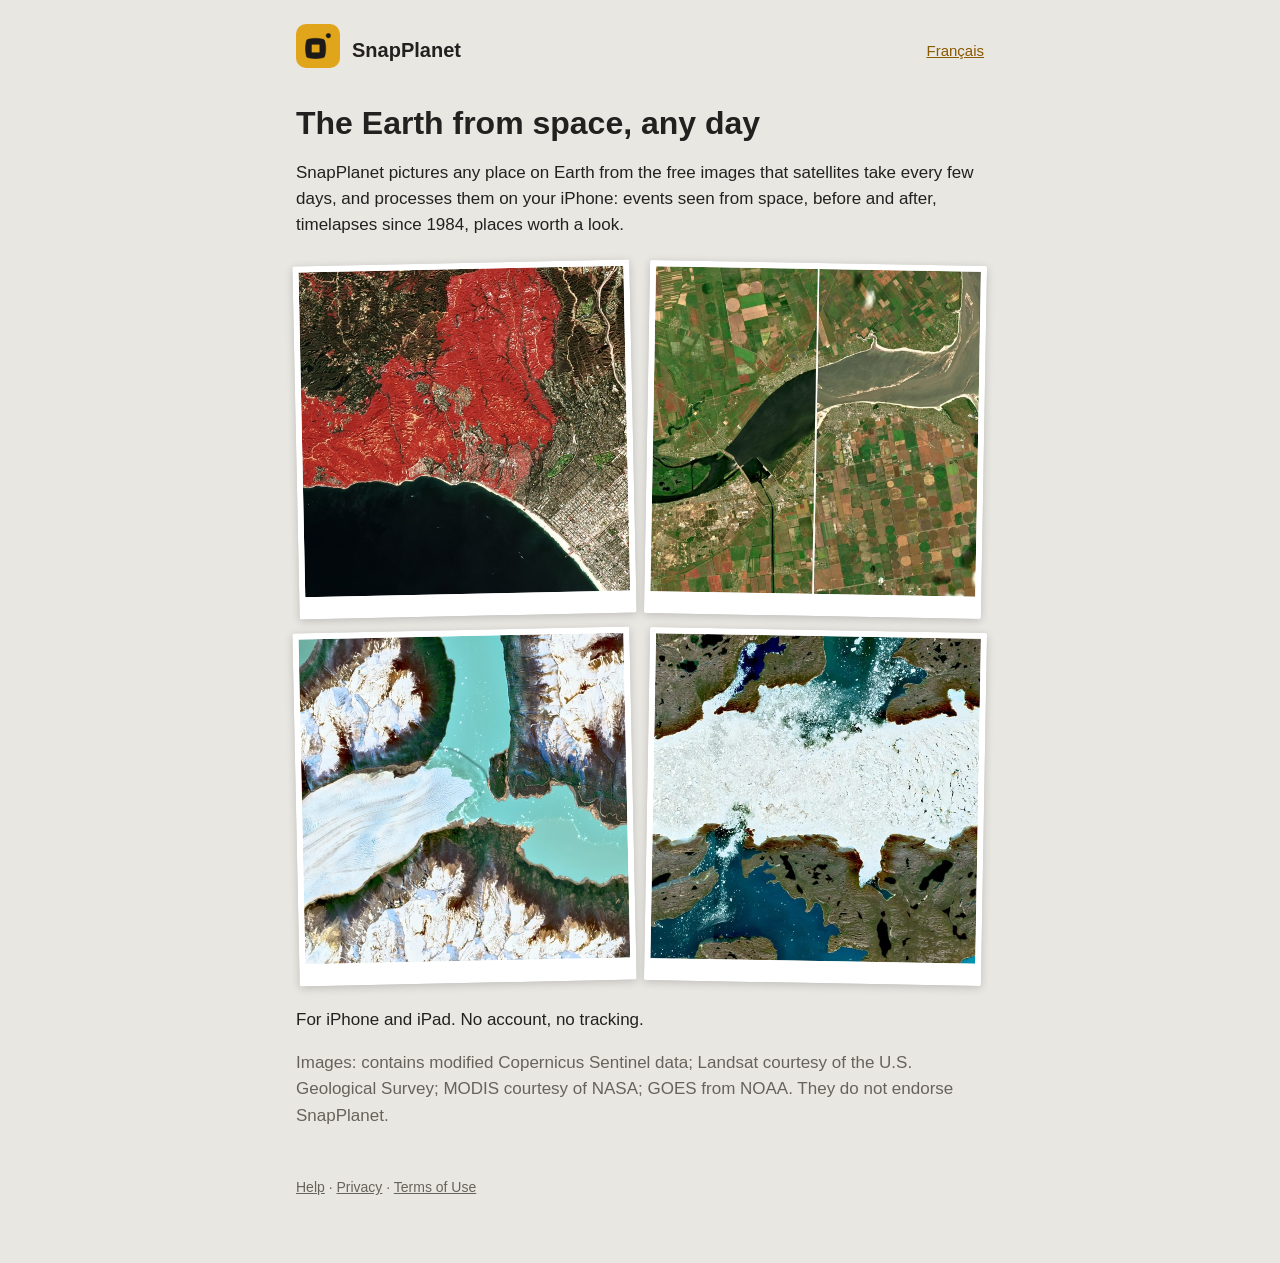
<file: index.html>
<!doctype html>
<html lang="en">
<head>
<meta charset="utf-8">
<meta name="viewport" content="width=device-width, initial-scale=1">
<title>SnapPlanet</title>
<link rel="icon" href="img/icon.png">
<link rel="stylesheet" href="style.css">
</head>
<body>
<main>
<header><a href="index.html"><img src="img/icon.png" alt=""></a><a class="home" href="index.html">SnapPlanet</a><a class="lang" href="fr/index.html" hreflang="fr">Français</a></header>
<h1>The Earth from space, any day</h1>
<p>SnapPlanet pictures any place on Earth from the free images that satellites take every few days, and processes them on your iPhone: events seen from space, before and after, timelapses since 1984, places worth a look.</p>
<div class="prints"><img src="img/see.jpg" alt="Burnt areas of the Palisades fire, January 2025"><img src="img/event.jpg" alt="Kakhovka dam before and after, June 2023"><img src="img/earth.jpg" alt="Perito Moreno glacier, Argentina"><img src="img/places.jpg" alt="Ilulissat icefjord, Greenland"></div>
<p>For iPhone and iPad. No account, no tracking.</p>
<p class="muted">Images: contains modified Copernicus Sentinel data; Landsat courtesy of the U.S. Geological Survey; MODIS courtesy of NASA; GOES from NOAA. They do not endorse SnapPlanet.</p>
<footer><a href="support.html">Help</a> · <a href="privacy.html">Privacy</a> · <a href="https://www.apple.com/legal/internet-services/itunes/dev/stdeula/">Terms of Use</a></footer>
</main>
</body>
</html>
</file>
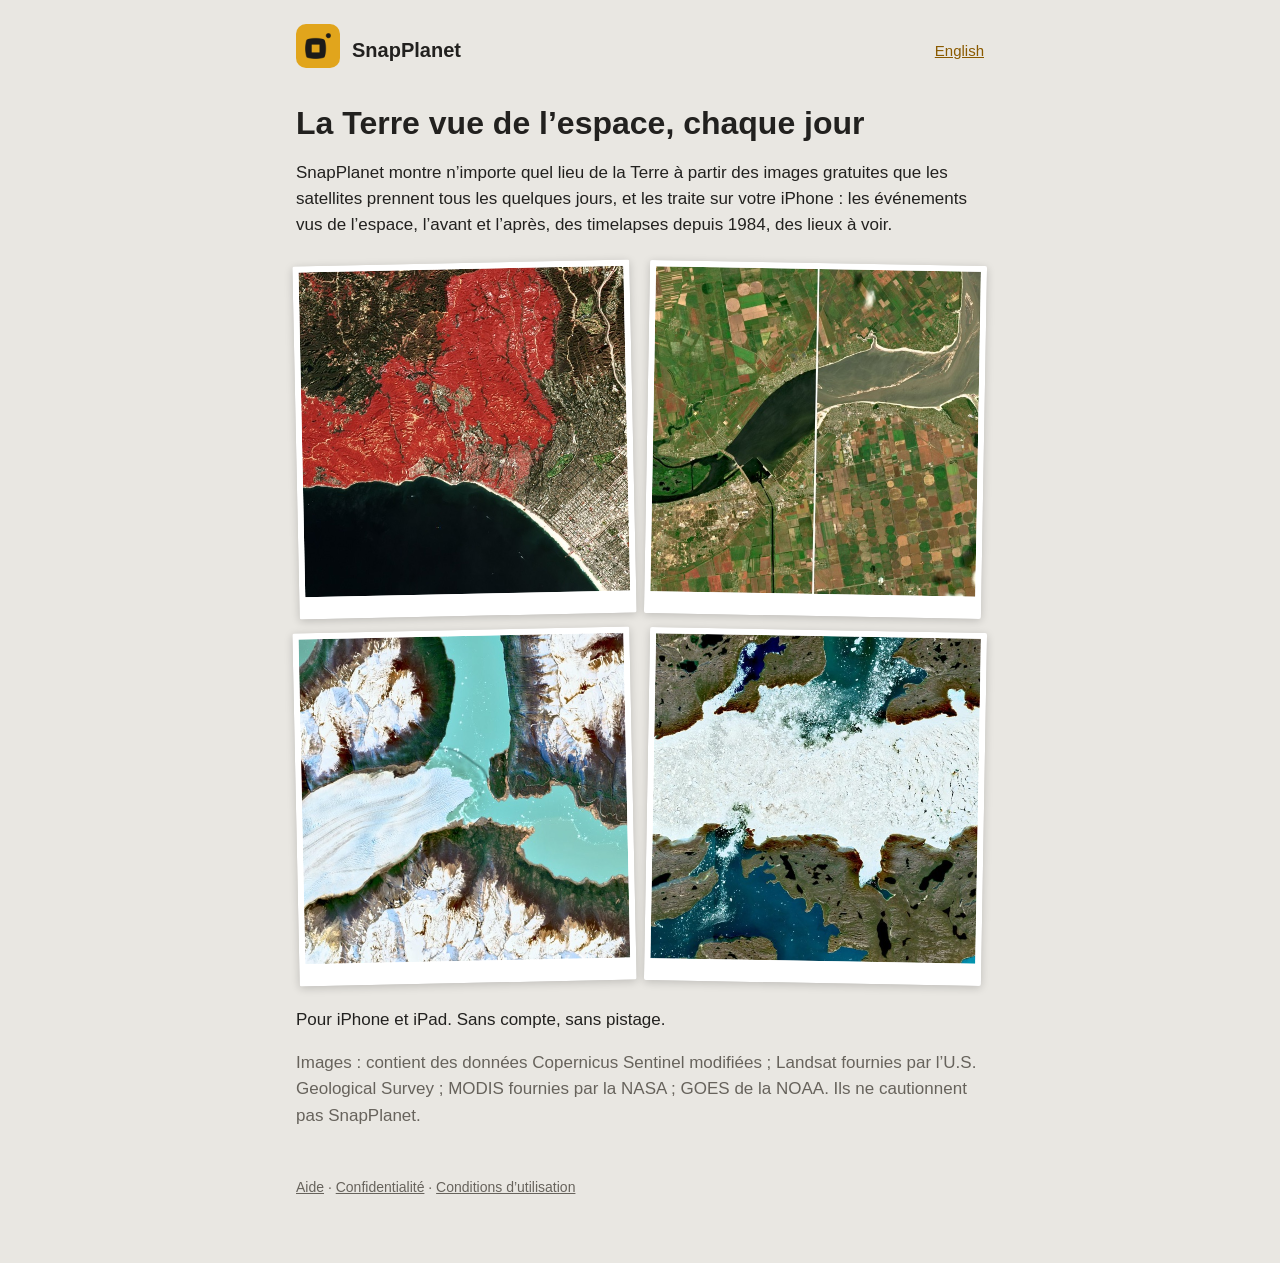
<file: fr/index.html>
<!doctype html>
<html lang="fr">
<head>
<meta charset="utf-8">
<meta name="viewport" content="width=device-width, initial-scale=1">
<title>SnapPlanet</title>
<link rel="icon" href="../img/icon.png">
<link rel="stylesheet" href="../style.css">
</head>
<body>
<main>
<header><a href="index.html"><img src="../img/icon.png" alt=""></a><a class="home" href="index.html">SnapPlanet</a><a class="lang" href="../index.html" hreflang="en">English</a></header>
<h1>La Terre vue de l’espace, chaque jour</h1>
<p>SnapPlanet montre n’importe quel lieu de la Terre à partir des images gratuites que les satellites prennent tous les quelques jours, et les traite sur votre iPhone : les événements vus de l’espace, l’avant et l’après, des timelapses depuis 1984, des lieux à voir.</p>
<div class="prints"><img src="../img/see.jpg" alt="Zones brûlées de l’incendie de Palisades, janvier 2025"><img src="../img/event.jpg" alt="Barrage de Kakhovka avant et après, juin 2023"><img src="../img/earth.jpg" alt="Glacier Perito Moreno, Argentine"><img src="../img/places.jpg" alt="Fjord glacé d’Ilulissat, Groenland"></div>
<p>Pour iPhone et iPad. Sans compte, sans pistage.</p>
<p class="muted">Images : contient des données Copernicus Sentinel modifiées ; Landsat fournies par l’U.S. Geological Survey ; MODIS fournies par la NASA ; GOES de la NOAA. Ils ne cautionnent pas SnapPlanet.</p>
<footer><a href="support.html">Aide</a> · <a href="privacy.html">Confidentialité</a> · <a href="https://www.apple.com/legal/internet-services/itunes/dev/stdeula/">Conditions d’utilisation</a></footer>
</main>
</body>
</html>
</file>
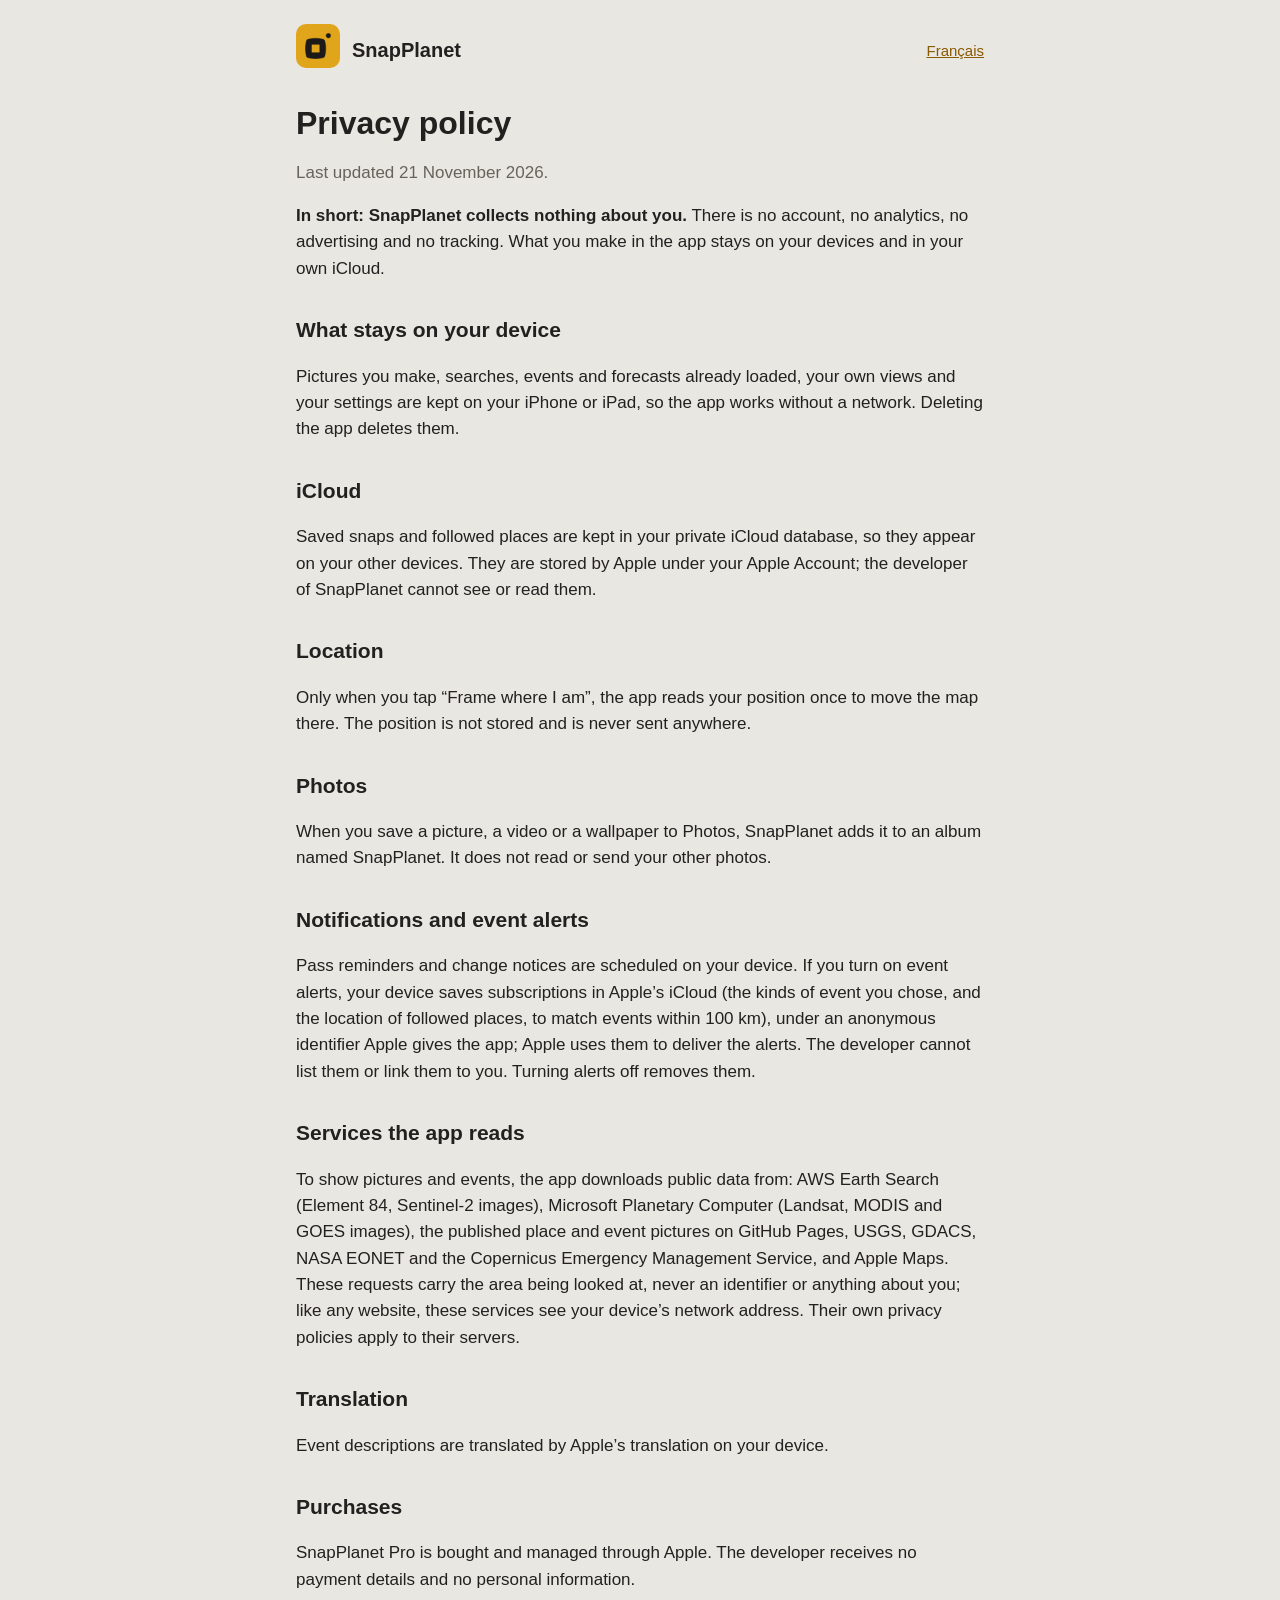
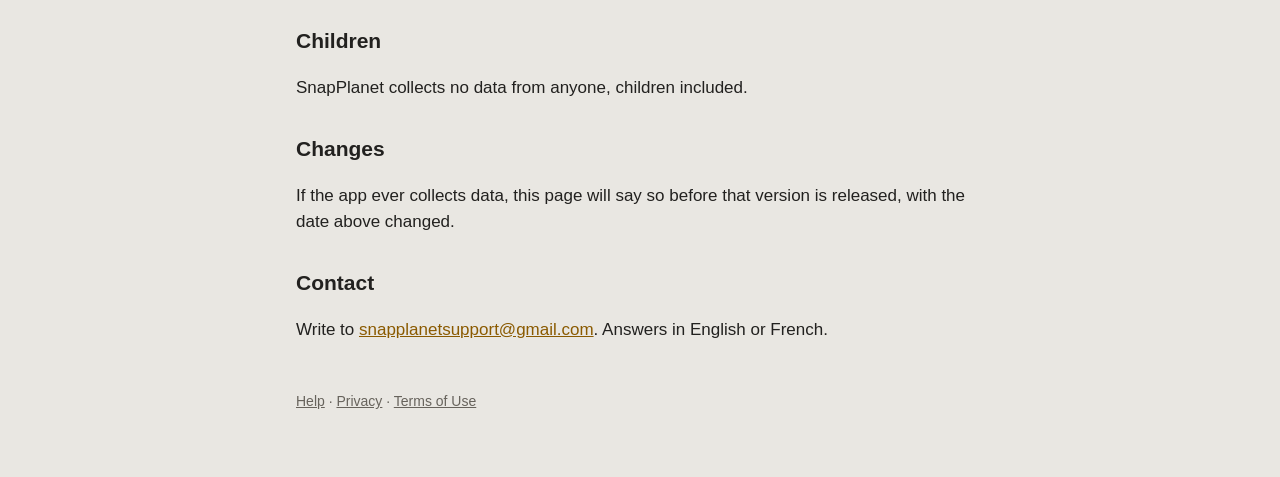
<file: privacy.html>
<!doctype html>
<html lang="en">
<head>
<meta charset="utf-8">
<meta name="viewport" content="width=device-width, initial-scale=1">
<title>SnapPlanet · Privacy policy</title>
<link rel="icon" href="img/icon.png">
<link rel="stylesheet" href="style.css">
</head>
<body>
<main>
<header><a href="index.html"><img src="img/icon.png" alt=""></a><a class="home" href="index.html">SnapPlanet</a><a class="lang" href="fr/privacy.html" hreflang="fr">Français</a></header>
<h1>Privacy policy</h1>
<p class="muted">Last updated 21 November 2026.</p>
<p><strong>In short: SnapPlanet collects nothing about you.</strong> There is no account, no analytics, no advertising and no tracking. What you make in the app stays on your devices and in your own iCloud.</p>
<h2>What stays on your device</h2>
<p>Pictures you make, searches, events and forecasts already loaded, your own views and your settings are kept on your iPhone or iPad, so the app works without a network. Deleting the app deletes them.</p>
<h2>iCloud</h2>
<p>Saved snaps and followed places are kept in your private iCloud database, so they appear on your other devices. They are stored by Apple under your Apple Account; the developer of SnapPlanet cannot see or read them.</p>
<h2>Location</h2>
<p>Only when you tap “Frame where I am”, the app reads your position once to move the map there. The position is not stored and is never sent anywhere.</p>
<h2>Photos</h2>
<p>When you save a picture, a video or a wallpaper to Photos, SnapPlanet adds it to an album named SnapPlanet. It does not read or send your other photos.</p>
<h2>Notifications and event alerts</h2>
<p>Pass reminders and change notices are scheduled on your device. If you turn on event alerts, your device saves subscriptions in Apple’s iCloud (the kinds of event you chose, and the location of followed places, to match events within 100 km), under an anonymous identifier Apple gives the app; Apple uses them to deliver the alerts. The developer cannot list them or link them to you. Turning alerts off removes them.</p>
<h2>Services the app reads</h2>
<p>To show pictures and events, the app downloads public data from: AWS Earth Search (Element 84, Sentinel-2 images), Microsoft Planetary Computer (Landsat, MODIS and GOES images), the published place and event pictures on GitHub Pages, USGS, GDACS, NASA EONET and the Copernicus Emergency Management Service, and Apple Maps. These requests carry the area being looked at, never an identifier or anything about you; like any website, these services see your device’s network address. Their own privacy policies apply to their servers.</p>
<h2>Translation</h2>
<p>Event descriptions are translated by Apple’s translation on your device.</p>
<h2>Purchases</h2>
<p>SnapPlanet Pro is bought and managed through Apple. The developer receives no payment details and no personal information.</p>
<h2>Children</h2>
<p>SnapPlanet collects no data from anyone, children included.</p>
<h2>Changes</h2>
<p>If the app ever collects data, this page will say so before that version is released, with the date above changed.</p>
<h2>Contact</h2>
<p>Write to <a href="mailto:snapplanetsupport@gmail.com">snapplanetsupport@gmail.com</a>. Answers in English or French.</p>
<footer><a href="support.html">Help</a> · <a href="privacy.html">Privacy</a> · <a href="https://www.apple.com/legal/internet-services/itunes/dev/stdeula/">Terms of Use</a></footer>
</main>
</body>
</html>
</file>
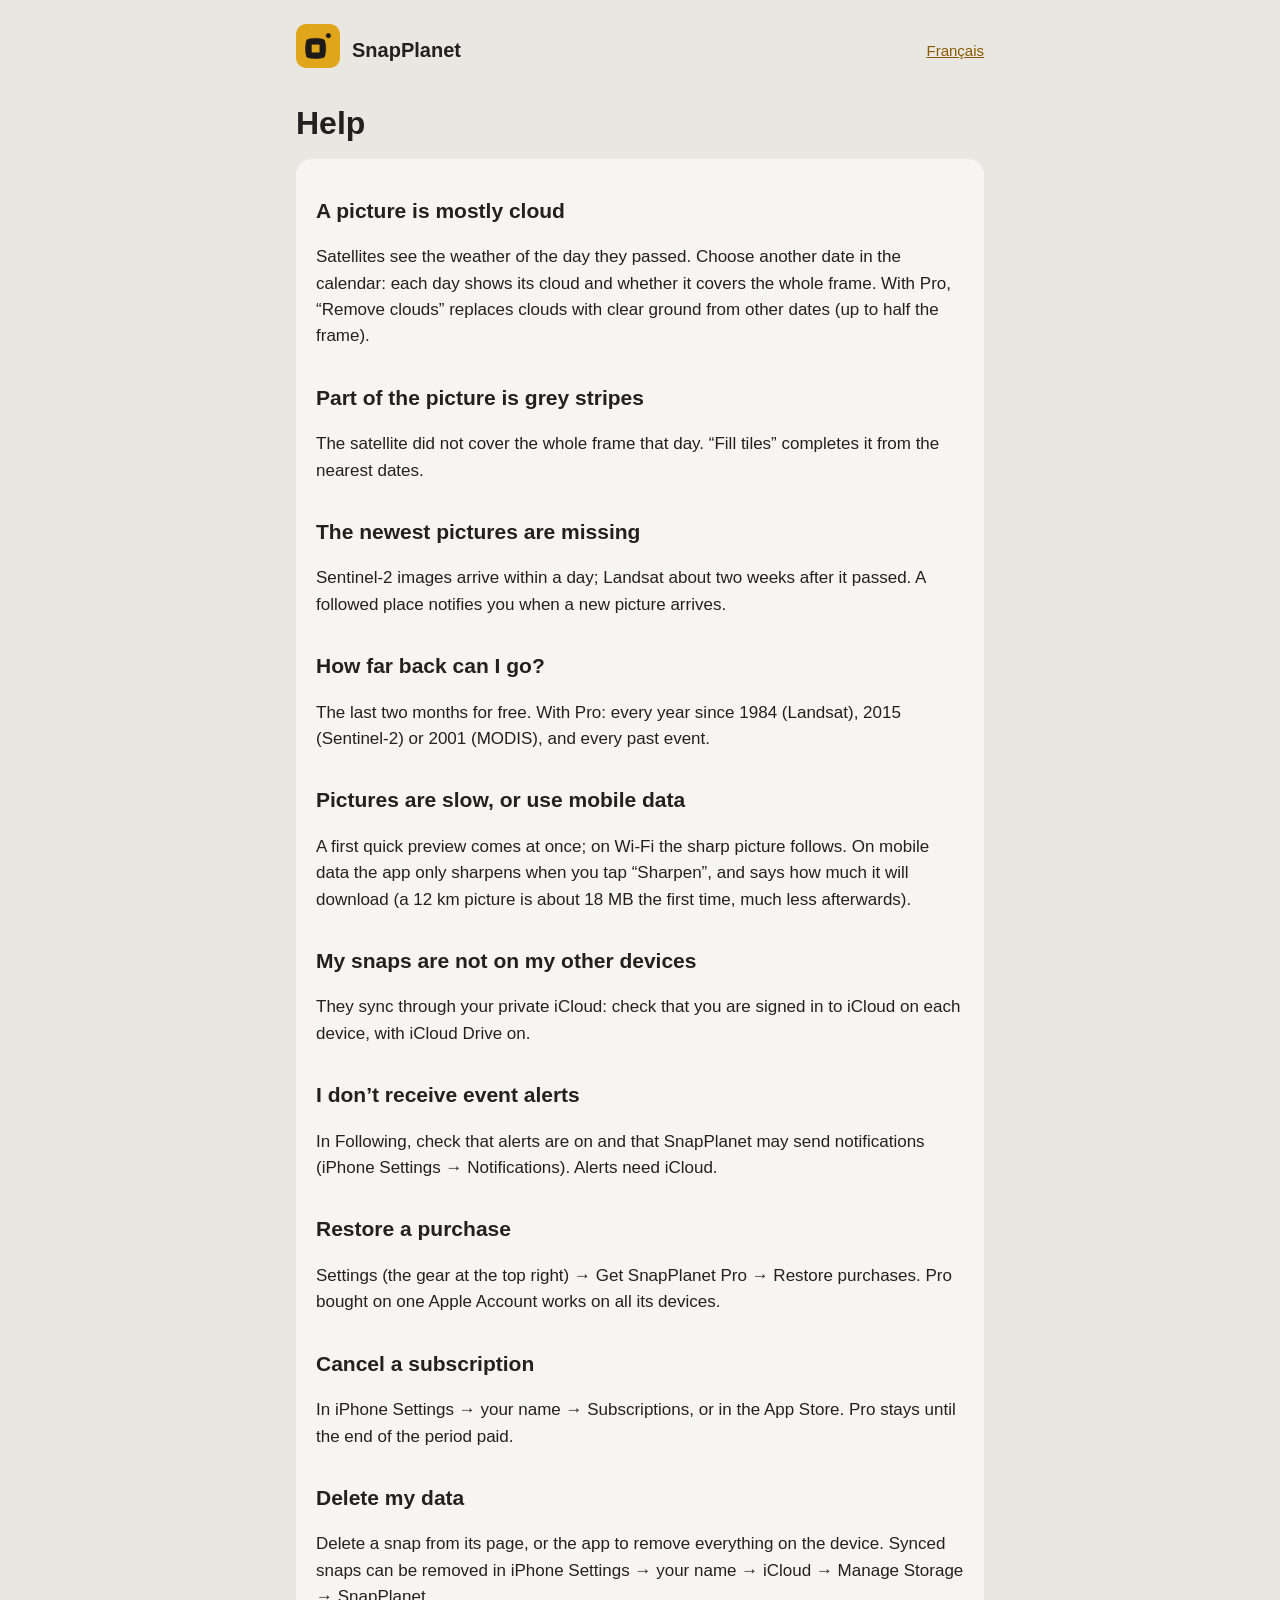
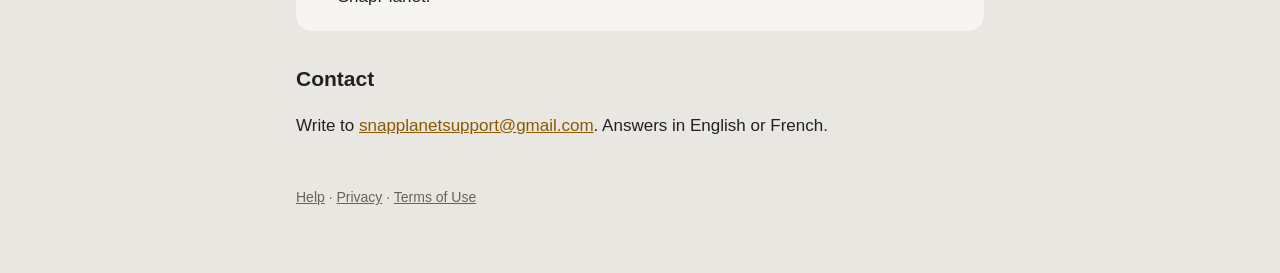
<file: support.html>
<!doctype html>
<html lang="en">
<head>
<meta charset="utf-8">
<meta name="viewport" content="width=device-width, initial-scale=1">
<title>SnapPlanet · Help</title>
<link rel="icon" href="img/icon.png">
<link rel="stylesheet" href="style.css">
</head>
<body>
<main>
<header><a href="index.html"><img src="img/icon.png" alt=""></a><a class="home" href="index.html">SnapPlanet</a><a class="lang" href="fr/support.html" hreflang="fr">Français</a></header>
<h1>Help</h1>
<div class="card">
<h2>A picture is mostly cloud</h2>
<p>Satellites see the weather of the day they passed. Choose another date in the calendar: each day shows its cloud and whether it covers the whole frame. With Pro, “Remove clouds” replaces clouds with clear ground from other dates (up to half the frame).</p>
<h2>Part of the picture is grey stripes</h2>
<p>The satellite did not cover the whole frame that day. “Fill tiles” completes it from the nearest dates.</p>
<h2>The newest pictures are missing</h2>
<p>Sentinel-2 images arrive within a day; Landsat about two weeks after it passed. A followed place notifies you when a new picture arrives.</p>
<h2>How far back can I go?</h2>
<p>The last two months for free. With Pro: every year since 1984 (Landsat), 2015 (Sentinel-2) or 2001 (MODIS), and every past event.</p>
<h2>Pictures are slow, or use mobile data</h2>
<p>A first quick preview comes at once; on Wi-Fi the sharp picture follows. On mobile data the app only sharpens when you tap “Sharpen”, and says how much it will download (a 12 km picture is about 18 MB the first time, much less afterwards).</p>
<h2>My snaps are not on my other devices</h2>
<p>They sync through your private iCloud: check that you are signed in to iCloud on each device, with iCloud Drive on.</p>
<h2>I don’t receive event alerts</h2>
<p>In Following, check that alerts are on and that SnapPlanet may send notifications (iPhone Settings → Notifications). Alerts need iCloud.</p>
<h2>Restore a purchase</h2>
<p>Settings (the gear at the top right) → Get SnapPlanet Pro → Restore purchases. Pro bought on one Apple Account works on all its devices.</p>
<h2>Cancel a subscription</h2>
<p>In iPhone Settings → your name → Subscriptions, or in the App Store. Pro stays until the end of the period paid.</p>
<h2>Delete my data</h2>
<p>Delete a snap from its page, or the app to remove everything on the device. Synced snaps can be removed in iPhone Settings → your name → iCloud → Manage Storage → SnapPlanet.</p>
</div>
<h2>Contact</h2>
<p>Write to <a href="mailto:snapplanetsupport@gmail.com">snapplanetsupport@gmail.com</a>. Answers in English or French.</p>
<footer><a href="support.html">Help</a> · <a href="privacy.html">Privacy</a> · <a href="https://www.apple.com/legal/internet-services/itunes/dev/stdeula/">Terms of Use</a></footer>
</main>
</body>
</html>
</file>
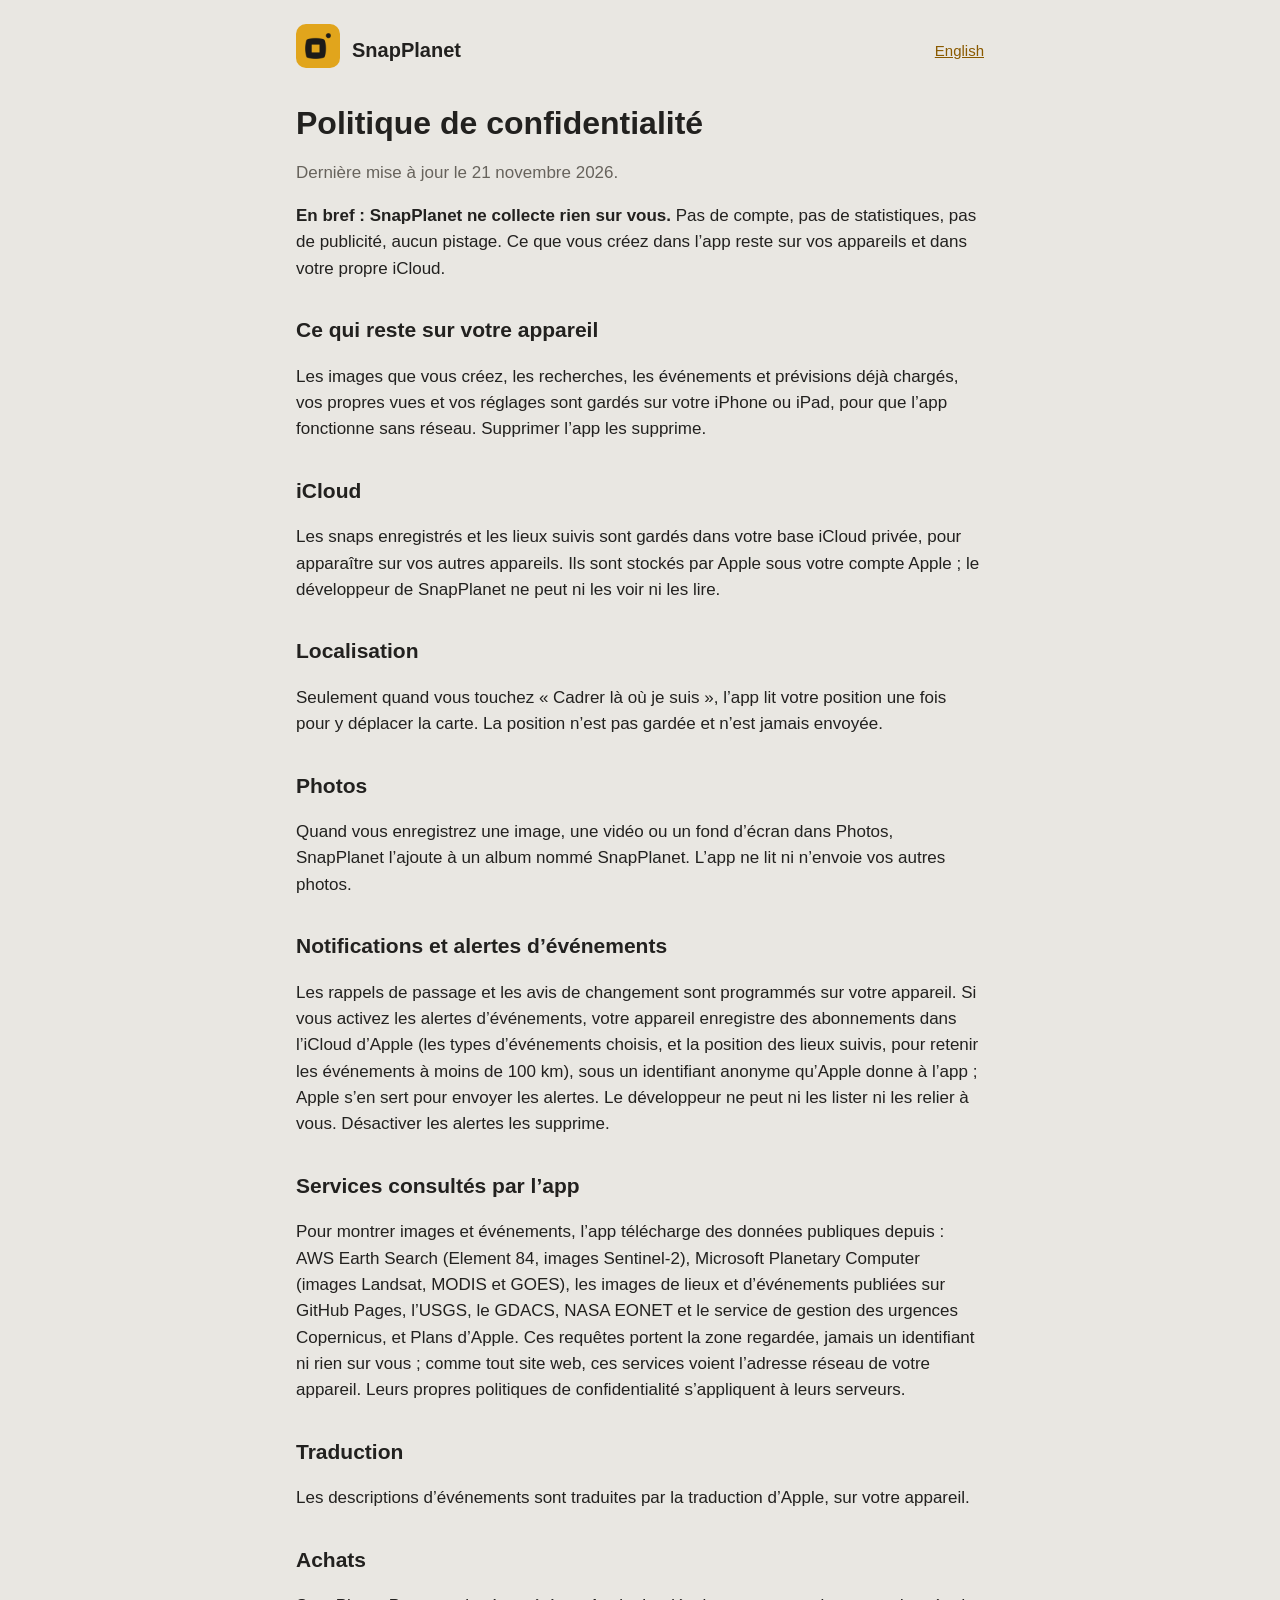
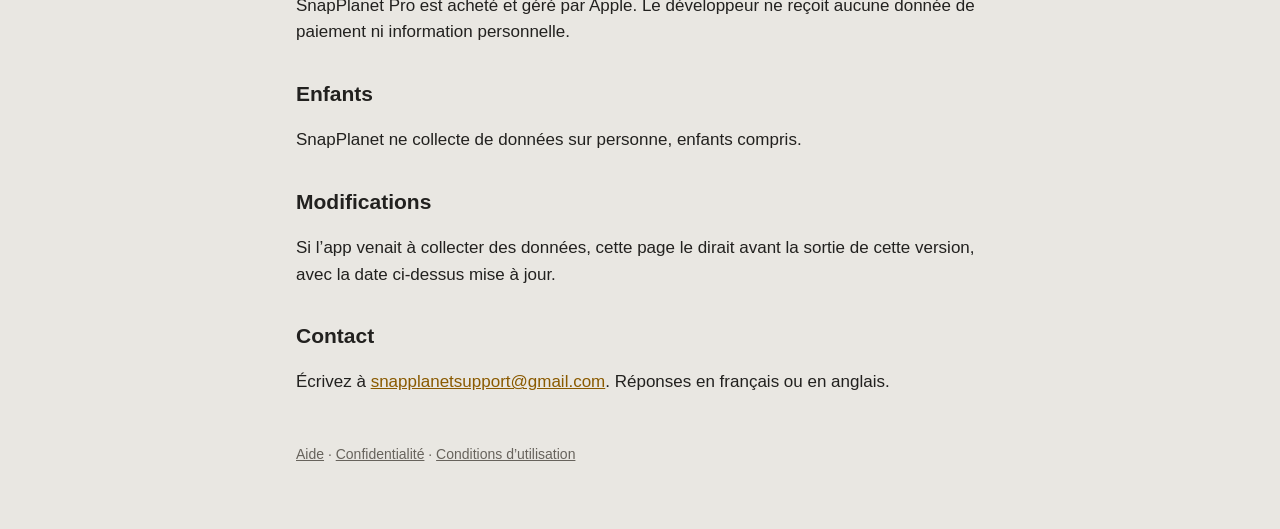
<file: fr/privacy.html>
<!doctype html>
<html lang="fr">
<head>
<meta charset="utf-8">
<meta name="viewport" content="width=device-width, initial-scale=1">
<title>SnapPlanet · Confidentialité</title>
<link rel="icon" href="../img/icon.png">
<link rel="stylesheet" href="../style.css">
</head>
<body>
<main>
<header><a href="index.html"><img src="../img/icon.png" alt=""></a><a class="home" href="index.html">SnapPlanet</a><a class="lang" href="../privacy.html" hreflang="en">English</a></header>
<h1>Politique de confidentialité</h1>
<p class="muted">Dernière mise à jour le 21 novembre 2026.</p>
<p><strong>En bref : SnapPlanet ne collecte rien sur vous.</strong> Pas de compte, pas de statistiques, pas de publicité, aucun pistage. Ce que vous créez dans l’app reste sur vos appareils et dans votre propre iCloud.</p>
<h2>Ce qui reste sur votre appareil</h2>
<p>Les images que vous créez, les recherches, les événements et prévisions déjà chargés, vos propres vues et vos réglages sont gardés sur votre iPhone ou iPad, pour que l’app fonctionne sans réseau. Supprimer l’app les supprime.</p>
<h2>iCloud</h2>
<p>Les snaps enregistrés et les lieux suivis sont gardés dans votre base iCloud privée, pour apparaître sur vos autres appareils. Ils sont stockés par Apple sous votre compte Apple ; le développeur de SnapPlanet ne peut ni les voir ni les lire.</p>
<h2>Localisation</h2>
<p>Seulement quand vous touchez « Cadrer là où je suis », l’app lit votre position une fois pour y déplacer la carte. La position n’est pas gardée et n’est jamais envoyée.</p>
<h2>Photos</h2>
<p>Quand vous enregistrez une image, une vidéo ou un fond d’écran dans Photos, SnapPlanet l’ajoute à un album nommé SnapPlanet. L’app ne lit ni n’envoie vos autres photos.</p>
<h2>Notifications et alertes d’événements</h2>
<p>Les rappels de passage et les avis de changement sont programmés sur votre appareil. Si vous activez les alertes d’événements, votre appareil enregistre des abonnements dans l’iCloud d’Apple (les types d’événements choisis, et la position des lieux suivis, pour retenir les événements à moins de 100 km), sous un identifiant anonyme qu’Apple donne à l’app ; Apple s’en sert pour envoyer les alertes. Le développeur ne peut ni les lister ni les relier à vous. Désactiver les alertes les supprime.</p>
<h2>Services consultés par l’app</h2>
<p>Pour montrer images et événements, l’app télécharge des données publiques depuis : AWS Earth Search (Element 84, images Sentinel-2), Microsoft Planetary Computer (images Landsat, MODIS et GOES), les images de lieux et d’événements publiées sur GitHub Pages, l’USGS, le GDACS, NASA EONET et le service de gestion des urgences Copernicus, et Plans d’Apple. Ces requêtes portent la zone regardée, jamais un identifiant ni rien sur vous ; comme tout site web, ces services voient l’adresse réseau de votre appareil. Leurs propres politiques de confidentialité s’appliquent à leurs serveurs.</p>
<h2>Traduction</h2>
<p>Les descriptions d’événements sont traduites par la traduction d’Apple, sur votre appareil.</p>
<h2>Achats</h2>
<p>SnapPlanet Pro est acheté et géré par Apple. Le développeur ne reçoit aucune donnée de paiement ni information personnelle.</p>
<h2>Enfants</h2>
<p>SnapPlanet ne collecte de données sur personne, enfants compris.</p>
<h2>Modifications</h2>
<p>Si l’app venait à collecter des données, cette page le dirait avant la sortie de cette version, avec la date ci-dessus mise à jour.</p>
<h2>Contact</h2>
<p>Écrivez à <a href="mailto:snapplanetsupport@gmail.com">snapplanetsupport@gmail.com</a>. Réponses en français ou en anglais.</p>
<footer><a href="support.html">Aide</a> · <a href="privacy.html">Confidentialité</a> · <a href="https://www.apple.com/legal/internet-services/itunes/dev/stdeula/">Conditions d’utilisation</a></footer>
</main>
</body>
</html>
</file>
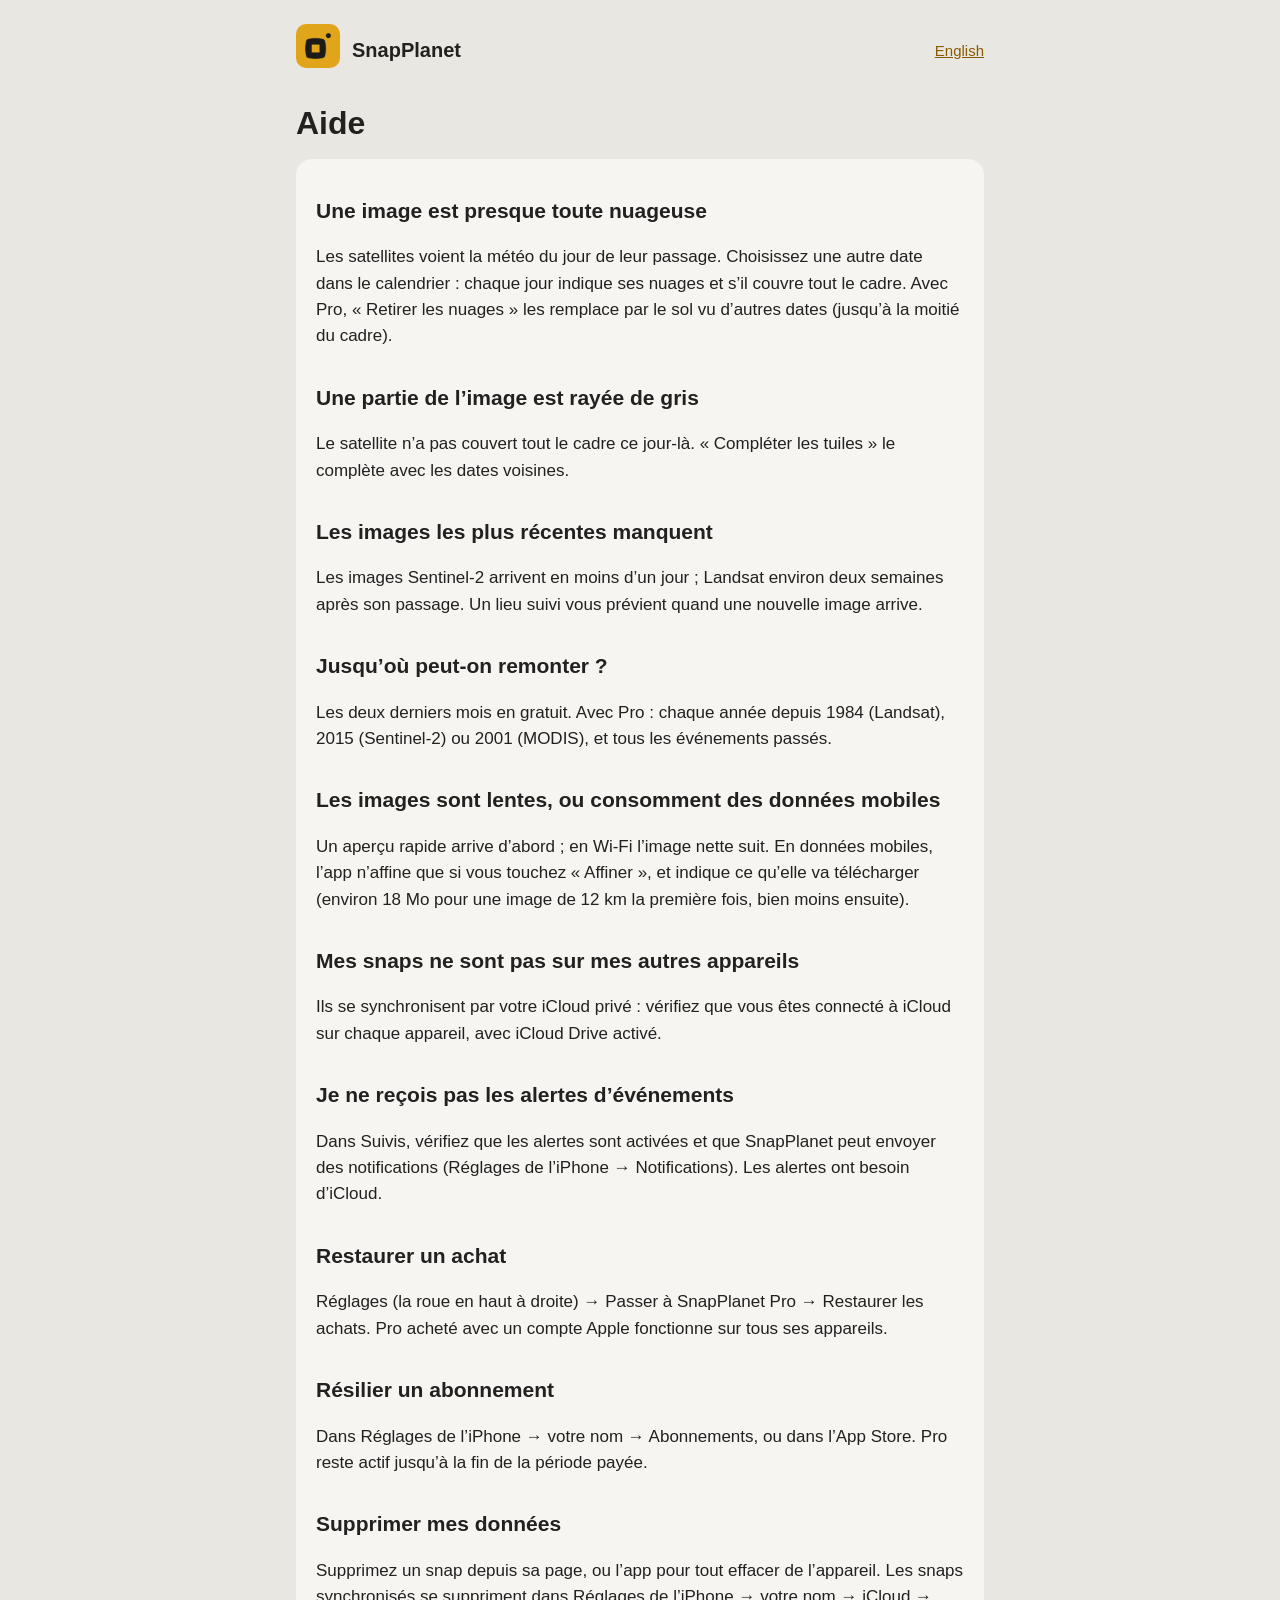
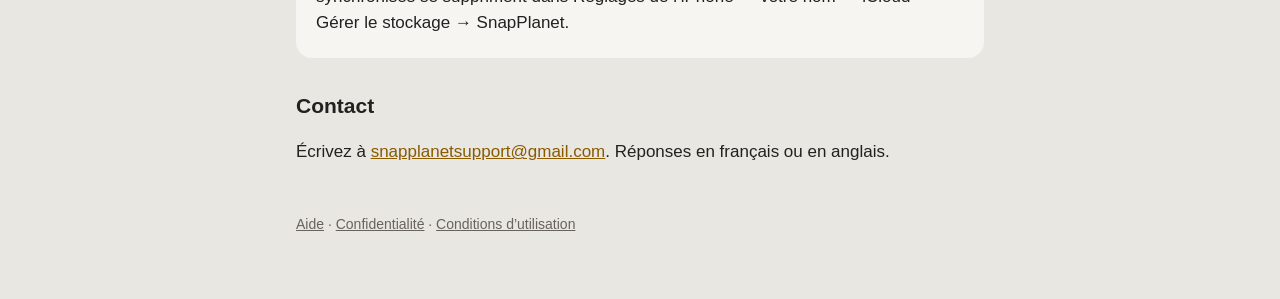
<file: fr/support.html>
<!doctype html>
<html lang="fr">
<head>
<meta charset="utf-8">
<meta name="viewport" content="width=device-width, initial-scale=1">
<title>SnapPlanet · Aide</title>
<link rel="icon" href="../img/icon.png">
<link rel="stylesheet" href="../style.css">
</head>
<body>
<main>
<header><a href="index.html"><img src="../img/icon.png" alt=""></a><a class="home" href="index.html">SnapPlanet</a><a class="lang" href="../support.html" hreflang="en">English</a></header>
<h1>Aide</h1>
<div class="card">
<h2>Une image est presque toute nuageuse</h2>
<p>Les satellites voient la météo du jour de leur passage. Choisissez une autre date dans le calendrier : chaque jour indique ses nuages et s’il couvre tout le cadre. Avec Pro, « Retirer les nuages » les remplace par le sol vu d’autres dates (jusqu’à la moitié du cadre).</p>
<h2>Une partie de l’image est rayée de gris</h2>
<p>Le satellite n’a pas couvert tout le cadre ce jour-là. « Compléter les tuiles » le complète avec les dates voisines.</p>
<h2>Les images les plus récentes manquent</h2>
<p>Les images Sentinel-2 arrivent en moins d’un jour ; Landsat environ deux semaines après son passage. Un lieu suivi vous prévient quand une nouvelle image arrive.</p>
<h2>Jusqu’où peut-on remonter ?</h2>
<p>Les deux derniers mois en gratuit. Avec Pro : chaque année depuis 1984 (Landsat), 2015 (Sentinel-2) ou 2001 (MODIS), et tous les événements passés.</p>
<h2>Les images sont lentes, ou consomment des données mobiles</h2>
<p>Un aperçu rapide arrive d’abord ; en Wi-Fi l’image nette suit. En données mobiles, l’app n’affine que si vous touchez « Affiner », et indique ce qu’elle va télécharger (environ 18 Mo pour une image de 12 km la première fois, bien moins ensuite).</p>
<h2>Mes snaps ne sont pas sur mes autres appareils</h2>
<p>Ils se synchronisent par votre iCloud privé : vérifiez que vous êtes connecté à iCloud sur chaque appareil, avec iCloud Drive activé.</p>
<h2>Je ne reçois pas les alertes d’événements</h2>
<p>Dans Suivis, vérifiez que les alertes sont activées et que SnapPlanet peut envoyer des notifications (Réglages de l’iPhone → Notifications). Les alertes ont besoin d’iCloud.</p>
<h2>Restaurer un achat</h2>
<p>Réglages (la roue en haut à droite) → Passer à SnapPlanet Pro → Restaurer les achats. Pro acheté avec un compte Apple fonctionne sur tous ses appareils.</p>
<h2>Résilier un abonnement</h2>
<p>Dans Réglages de l’iPhone → votre nom → Abonnements, ou dans l’App Store. Pro reste actif jusqu’à la fin de la période payée.</p>
<h2>Supprimer mes données</h2>
<p>Supprimez un snap depuis sa page, ou l’app pour tout effacer de l’appareil. Les snaps synchronisés se suppriment dans Réglages de l’iPhone → votre nom → iCloud → Gérer le stockage → SnapPlanet.</p>
</div>
<h2>Contact</h2>
<p>Écrivez à <a href="mailto:snapplanetsupport@gmail.com">snapplanetsupport@gmail.com</a>. Réponses en français ou en anglais.</p>
<footer><a href="support.html">Aide</a> · <a href="privacy.html">Confidentialité</a> · <a href="https://www.apple.com/legal/internet-services/itunes/dev/stdeula/">Conditions d’utilisation</a></footer>
</main>
</body>
</html>
</file>
<file: style.css>
:root { --table: #E9E7E2; --panel: #F6F5F2; --ink: #22211F; --muted: #67635C; --accent: #8A5A00; --fill: #E0A422; --paper: #FFFFFF; }
@media (prefers-color-scheme: dark) {
  :root { --table: #1B1A18; --panel: #262421; --ink: #F1EFEA; --muted: #A8A39A; --accent: #F0B429; --paper: #F4F2EC; }
}
* { box-sizing: border-box; }
body { margin: 0; background: var(--table); color: var(--ink); font: 17px/1.55 -apple-system, BlinkMacSystemFont, "Segoe UI", Roboto, sans-serif; }
main { max-width: 720px; margin: 0 auto; padding: 24px 16px 64px; }
header { display: flex; align-items: center; gap: 12px; margin-bottom: 8px; }
header img { width: 44px; height: 44px; border-radius: 10px; }
header a.home { color: var(--ink); text-decoration: none; font-weight: 700; font-size: 20px; }
header .lang { margin-left: auto; font-size: 15px; }
h1 { font-size: 32px; line-height: 1.2; margin: 28px 0 8px; }
h2 { font-size: 21px; margin: 32px 0 8px; }
p, li { color: var(--ink); }
.muted, small { color: var(--muted); }
a { color: var(--accent); }
.card { background: var(--panel); border-radius: 16px; padding: 4px 20px; margin: 16px 0; }
.prints { display: flex; gap: 14px; flex-wrap: wrap; margin: 24px 0; }
.prints img { width: calc(50% - 7px); background: var(--paper); padding: 6px 6px 22px; border-radius: 2px; box-shadow: 0 2px 8px rgba(0,0,0,.18); }
.prints img:nth-child(odd) { transform: rotate(-1.2deg); } .prints img:nth-child(even) { transform: rotate(1deg); }
.button { display: inline-block; background: var(--fill); color: #22211F; padding: 12px 22px; border-radius: 999px; text-decoration: none; font-weight: 600; }
footer { margin-top: 48px; font-size: 14px; color: var(--muted); }
footer a { color: var(--muted); }
</file>
